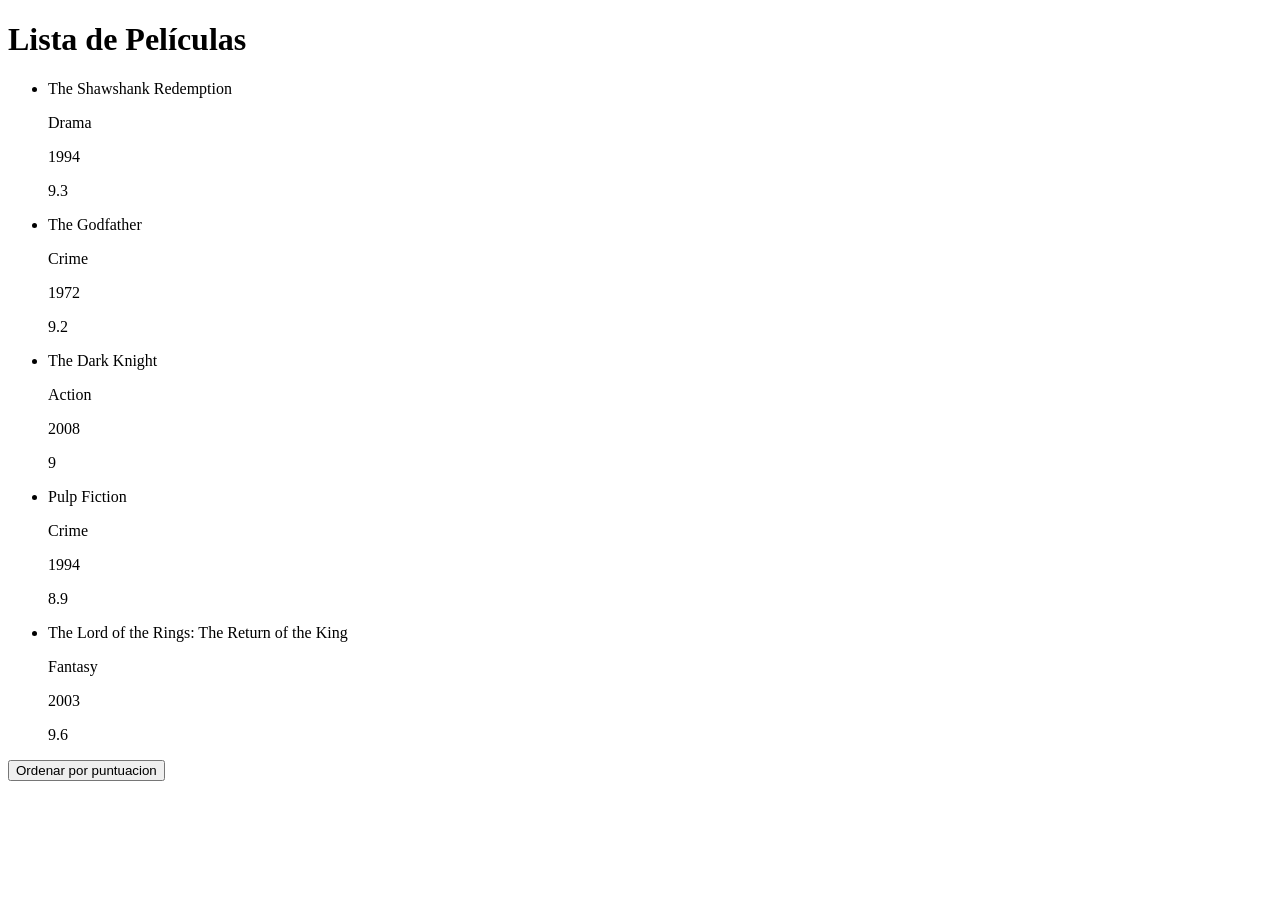
<file: 7_review/index.html>
<!doctype html>
<html lang="en">
  <head>
    <meta charset="UTF-8" />
    <meta name="viewport" content="width=device-width, initial-scale=1.0" />
    <title>Document</title>
  </head>
  <body>
    <div id="lista">
      <h1>Lista de Películas</h1>
      <ul id="peliculas">
        <!-- Las películas se agregarán aquí -->
      </ul>
      <button class="ordenarButton" id="ordenar-button">
        Ordenar por puntuacion
      </button>
      <template class="peliculaTemplate" id="peliculaTemplate">
        <li>
          <p class="title"></p>
          <p class="genre"></p>
          <p class="year"></p>
          <p class="rating"></p>
        </li>
      </template>
    </div>
  </body>
  <script src="index.js"></script>
</html>
</file>
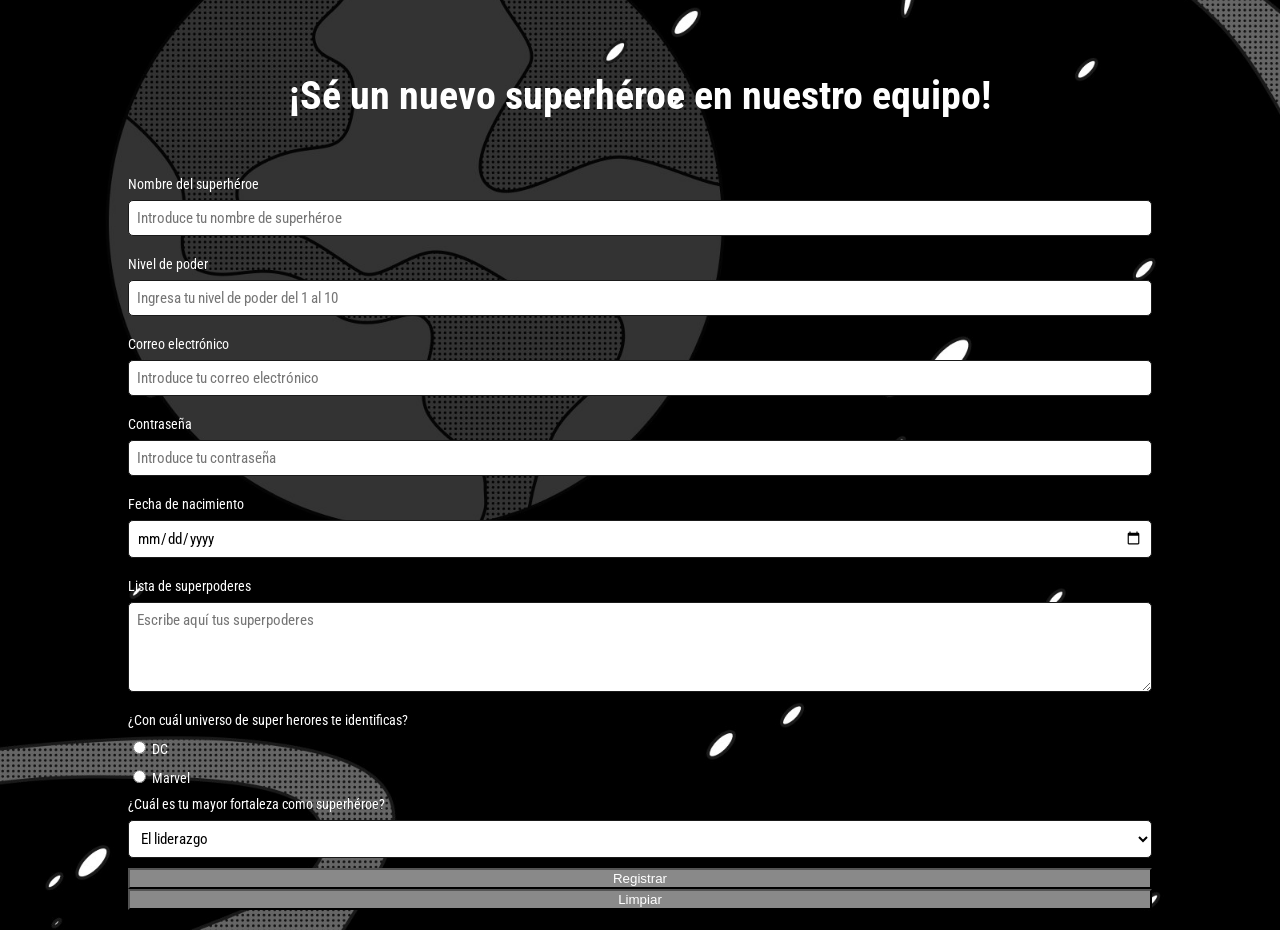
<file: form/index.html>
<!doctype html>
<html lang="es">
  <head>
    <meta charset="UTF-8" />
    <meta name="viewport" content="width=device-width, initial-scale=1.0" />
    <title>Registro de superhéroes</title>
    <link rel="stylesheet" href="styles.css" />
  </head>

  <body>
    <div class="form-container">
      <h1 class="form-container__title">
        ¡Sé un nuevo superhéroe en nuestro equipo!
      </h1>
      <form class="form" name="superHeroe">
        <label class="form__label" for="nombre">Nombre del superhéroe</label>
        <input
          type="text"
          class="form__input"
          minlength="3"
          maxlength="20"
          required
          placeholder="Introduce tu nombre de superhéroe"
          id="nombre"
          name="nombre"
        />

        <label class="form__label" for="nivel">Nivel de poder</label>
        <input
          type="number"
          class="form__input"
          min="1"
          max="10"
          required
          placeholder="Ingresa tu nivel de poder del 1 al 10"
          id="nivel"
          name="nivel"
        />

        <label class="form__label" for="correoElectrónico"
          >Correo electrónico</label
        >
        <input
          type="email"
          class="form__input"
          required
          placeholder="Introduce tu correo electrónico"
          id="correoElectrónico"
          name="correoElectrónico"
        />

        <label class="form__label" for="contraseña">Contraseña</label>
        <input
          type="password"
          class="form__input"
          minlength="6"
          maxlength="8"
          required
          placeholder="Introduce tu contraseña"
          id="contraseña"
          name="contraseña"
        />

        <label class="form__label" for="fechaDeNacimiento"
          >Fecha de nacimiento</label
        >
        <input
          type="date"
          class="form__input"
          required
          id="fechaDeNacimiento"
          name="fechaDeNacimiento"
        />

        <label class="form__label" for="superpoderes"
          >Lista de superpoderes</label
        >
        <textarea
          rows="4"
          cols="50"
          placeholder="Escribe aquí tus superpoderes"
          required
          class="form__textarea"
          id="superpoderes"
          name="superpoderes"
        ></textarea>

        <label class="form__label">
          ¿Con cuál universo de super herores te identificas?
        </label>
        <label class="form__label" for="universo1">
          <input
            type="radio"
            value="DC"
            required
            id="universo1"
            name="universo"
          />
          DC
        </label>
        <label class="form__label" for="universo2">
          <input
            type="radio"
            value="Marvel"
            required
            id="universo2"
            name="universo"
          />
          Marvel
        </label>

        <label class="form__label" for="fortaleza"
          >¿Cuál es tu mayor fortaleza como superhéroe?</label
        >
        <select class="form__select" id="fortaleza" name="fortaleza">
          <option value="Liderazgo" selected>El liderazgo</option>
          <option value="Lucha">La lucha</option>
          <option value="Inteligencia">La inteligencia</option>
        </select>

        <button class="form__button--submit" type="submit" name="enviar">
          Registrar
        </button>
        <button class="form__button--submit" type="button" name="limpiar">
          Limpiar
        </button>
      </form>
    </div>
    <script src="script.js"></script>
  </body>
</html>
</file>
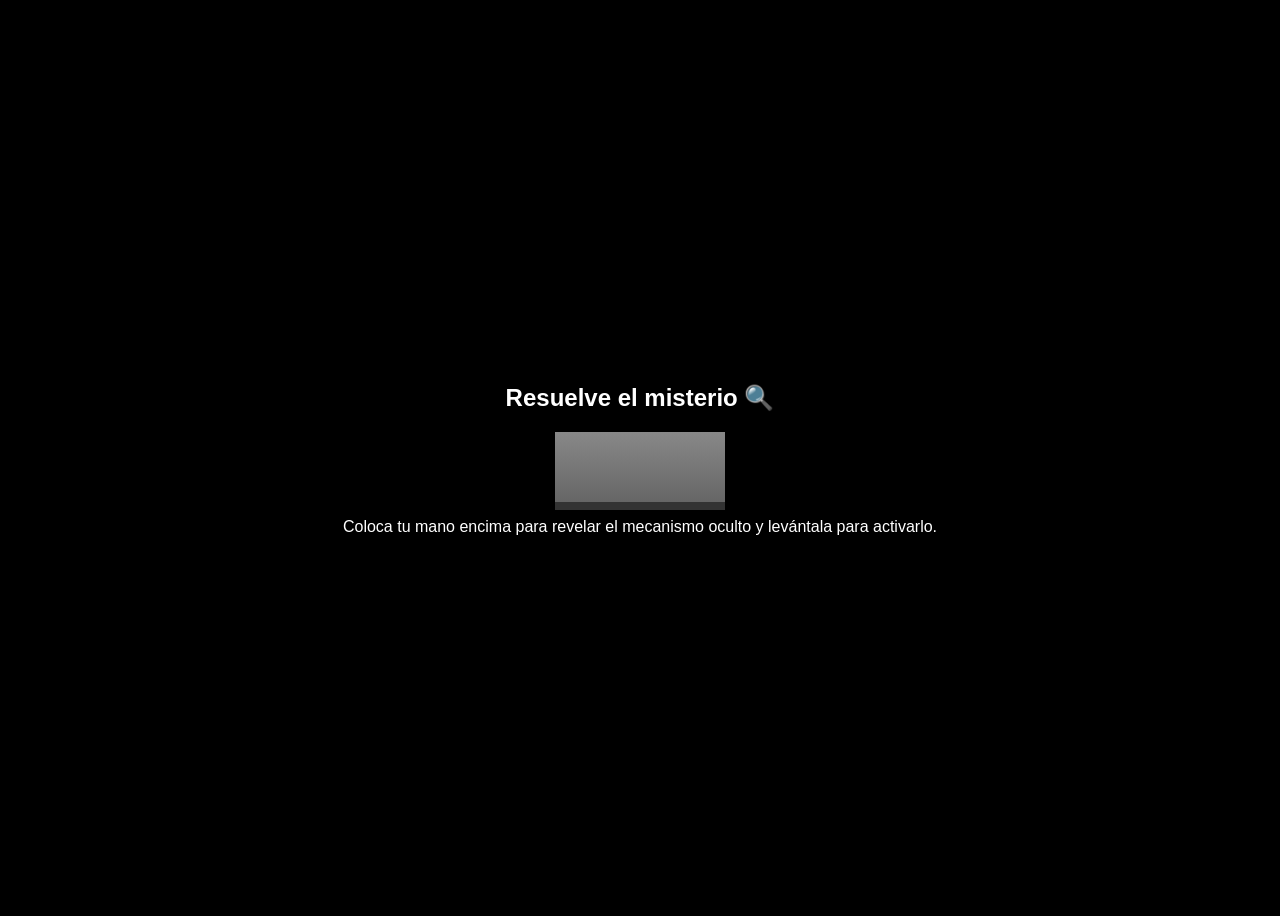
<file: handleMouseEvents/index.html>
<!doctype html>
<html lang="es">
  <head>
    <meta charset="UTF-8" />
    <link rel="stylesheet" href="styles.css" />
    <title>Propiedades de los eventos de mouse</title>
  </head>
  <body>
    <h2 class="title">Resuelve el misterio 🔍</h2>
    <div id="mistery-box" class="box"></div>
    <p>
      Coloca tu mano encima para revelar el mecanismo oculto y levántala para
      activarlo.
    </p>
    <script src="script.js"></script>
  </body>
</html>
</file>
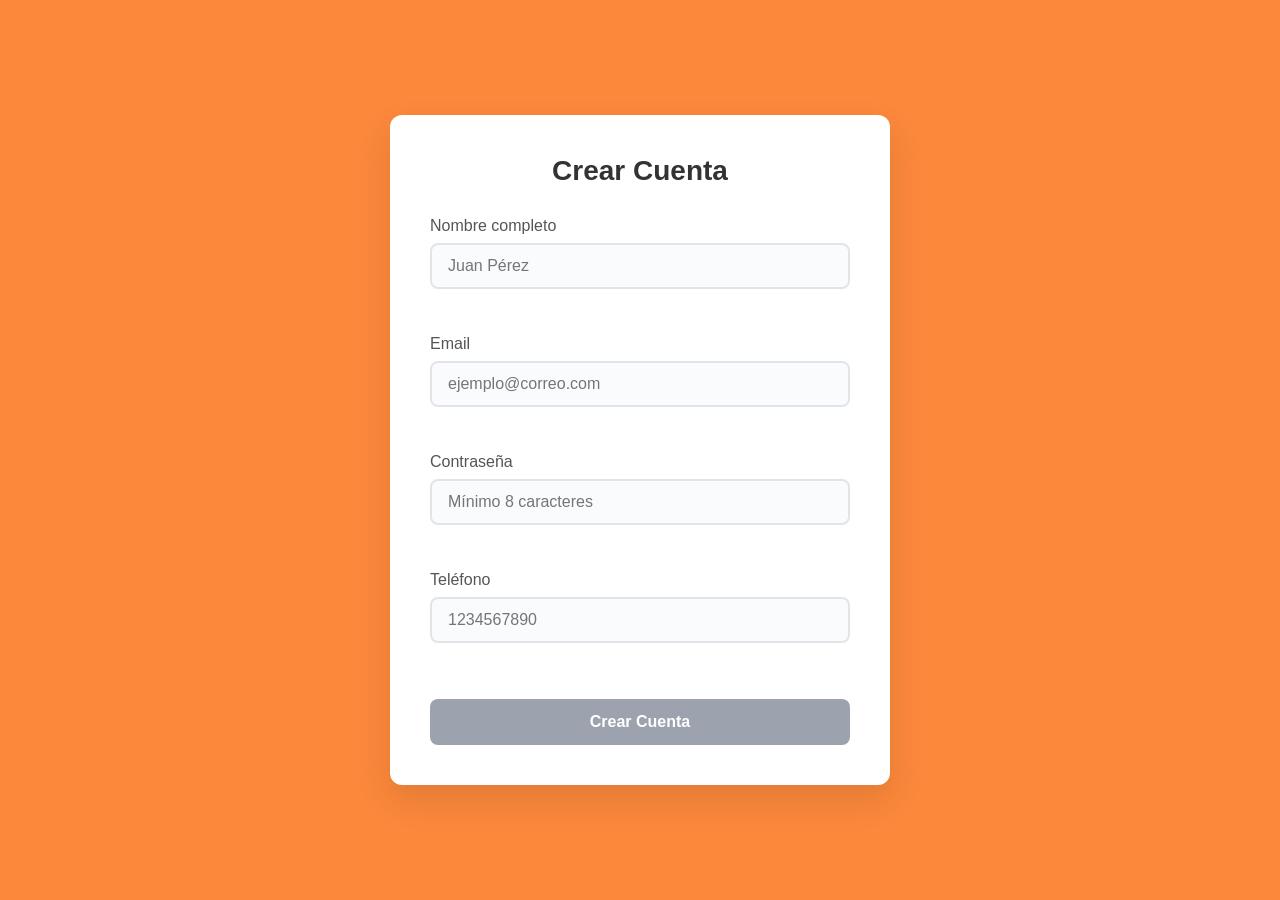
<file: webinar_april_28/index.html>
<!doctype html>
<html lang="es">
  <head>
    <meta charset="UTF-8" />
    <meta name="viewport" content="width=device-width, initial-scale=1.0" />
    <title>Sistema de Registro - Validación Completa</title>
    <link rel="stylesheet" href="css/style.css" />
  </head>
  <body>
    <div class="container">
      <form class="form" novalidate>
        <h2 class="form__title">Crear Cuenta</h2>

        <label class="form__field">
          Nombre completo
          <input
            id="name-input"
            class="form__input"
            type="text"
            required
            minlength="2"
            placeholder="Juan Pérez"
          />
          <span class="name-input-error form__input-error"></span>
        </label>

        <label class="form__field">
          Email
          <input
            id="email-input"
            class="form__input"
            type="email"
            required
            placeholder="ejemplo@correo.com"
          />
          <span class="email-input-error form__input-error"></span>
        </label>

        <label class="form__field">
          Contraseña
          <input
            id="password-input"
            class="form__input"
            type="password"
            required
            minlength="8"
            placeholder="Mínimo 8 caracteres"
          />
          <span class="password-input-error form__input-error"></span>
        </label>

        <label class="form__field">
          Teléfono
          <input
            id="phone-input"
            class="form__input"
            type="tel"
            required
            minlength="10"
            placeholder="1234567890"
          />
          <span class="phone-input-error form__input-error"></span>
        </label>

        <button
          type="submit"
          class="form__submit form__submit_disabled"
          disabled
        >
          Crear Cuenta
        </button>
      </form>

      <div id="success-message" class="success-message">
        ✅ ¡Formulario enviado correctamente! Cuenta creada con éxito.
      </div>
    </div>

    <script src="scripts/functions/showInputError.js"></script>
    <script src="scripts/functions/hideInputError.js"></script>
    <script src="scripts/functions/hasInvalidInput.js"></script>
    <script src="scripts/functions/toggleButtonState.js"></script>
    <script src="scripts/functions/setEventListeners.js"></script>

    <script src="scripts/index.js"></script>
  </body>
</html>
</file>
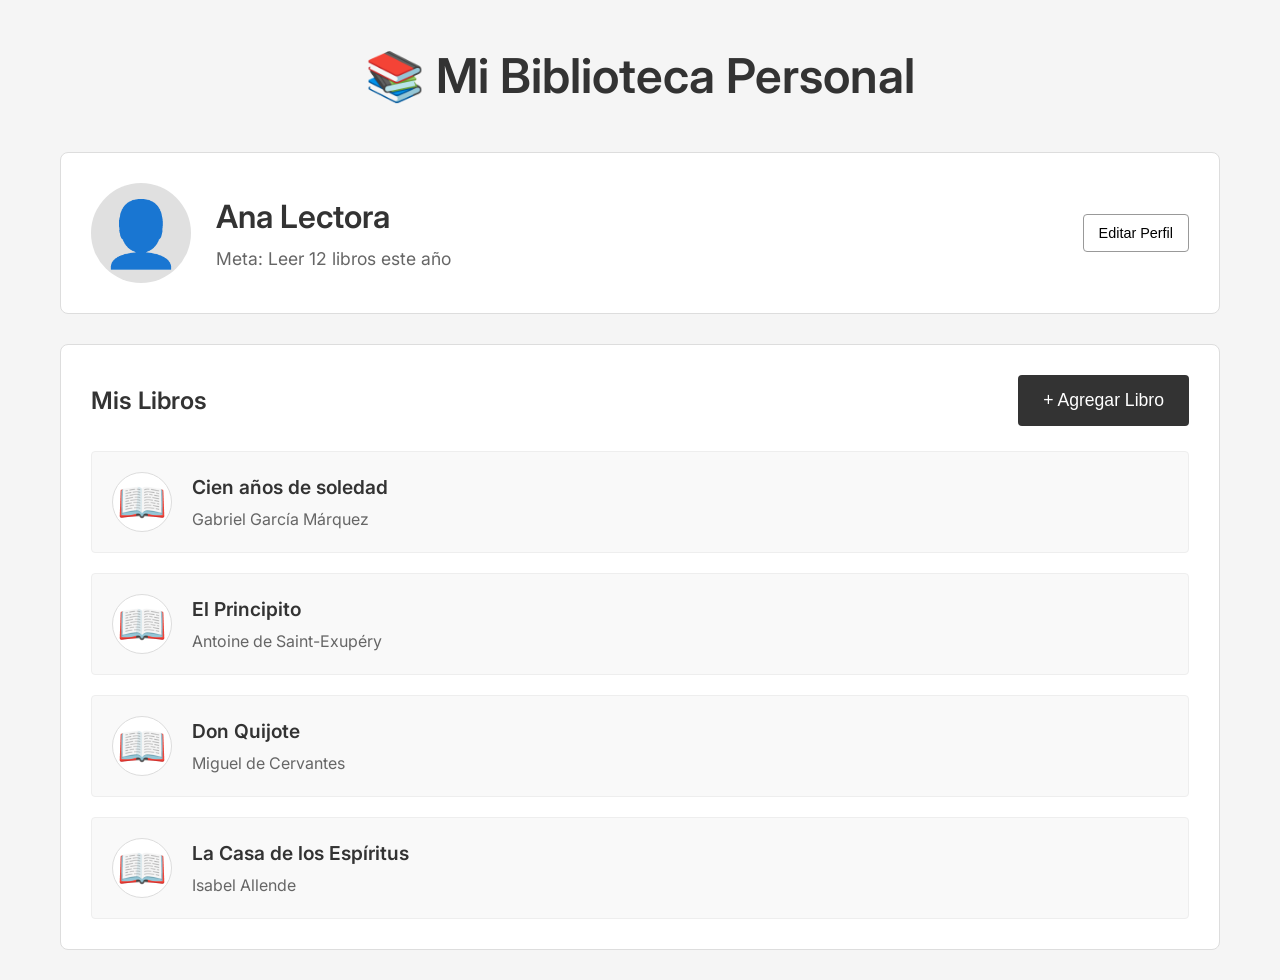
<file: webinar_may_5/index.html>
<!doctype html>
<html lang="es">
  <head>
    <meta charset="UTF-8" />
    <meta name="viewport" content="width=device-width, initial-scale=1.0" />
    <title>Mi Biblioteca Personal - Webinar Sprint 7 [VERSIÓN COMPLETA]</title>
    <link rel="stylesheet" href="css/style.css" />
  </head>
  <body class="page">
    <div class="page__content">
      <header class="header">
        <h1 class="header__title">📚 Mi Biblioteca Personal</h1>
      </header>

      <main class="content">
        <section class="profile">
          <div class="profile__avatar">👤</div>
          <div class="profile__info">
            <div class="profile__text">
              <h2 class="profile__name">Ana Lectora</h2>
              <p class="profile__goal">Meta: Leer 12 libros este año</p>
            </div>
            <button
              type="button"
              class="profile__edit-button"
              aria-label="Editar perfil"
            >
              Editar Perfil
            </button>
          </div>
        </section>

        <section class="books">
          <div class="books__header">
            <h3 class="books__title">Mis Libros</h3>
            <button
              type="button"
              class="profile__add-button"
              aria-label="Agregar libro"
            >
              + Agregar Libro
            </button>
          </div>
          <ul class="books__list">
            <li class="book">
              <div class="book__cover">📖</div>
              <div class="book__info">
                <h4 class="book__title">Cien años de soledad</h4>
                <p class="book__author">Gabriel García Márquez</p>
              </div>
            </li>
            <li class="book">
              <div class="book__cover">📖</div>
              <div class="book__info">
                <h4 class="book__title">El Principito</h4>
                <p class="book__author">Antoine de Saint-Exupéry</p>
              </div>
            </li>
            <li class="book">
              <div class="book__cover">📖</div>
              <div class="book__info">
                <h4 class="book__title">Don Quijote</h4>
                <p class="book__author">Miguel de Cervantes</p>
              </div>
            </li>
            <li class="book">
              <div class="book__cover">📖</div>
              <div class="book__info">
                <h4 class="book__title">La Casa de los Espíritus</h4>
                <p class="book__author">Isabel Allende</p>
              </div>
            </li>
          </ul>
        </section>
      </main>
    </div>

    <!-- Popup Editar Perfil -->
    <div class="popup" id="edit-popup">
      <div class="popup__content">
        <button type="button" class="popup__close" aria-label="Cerrar">
          ×
        </button>
        <h3 class="popup__title">Editar Perfil de Lectura</h3>
        <form class="popup__form" name="edit-profile" novalidate>
          <input
            type="text"
            name="reader-name"
            class="popup__input"
            placeholder="Tu nombre"
            required
            minlength="2"
            maxlength="30"
            value="Ana Lectora"
          />
          <span class="popup__error reader-name-error"></span>
          <input
            type="text"
            name="reading-goal"
            class="popup__input"
            placeholder="Ej: Leer 12 libros este año"
            required
            minlength="5"
            maxlength="100"
            value="Leer 12 libros este año"
          />
          <span class="popup__error reading-goal-error"></span>
          <button type="submit" class="popup__button" disabled>
            Actualizar Perfil
          </button>
        </form>
      </div>
    </div>

    <!-- Popup Agregar Libro -->
    <div class="popup" id="add-popup">
      <div class="popup__content">
        <button type="button" class="popup__close" aria-label="Cerrar">
          ×
        </button>
        <h3 class="popup__title">Agregar Nuevo Libro</h3>
        <form class="popup__form" name="add-book" novalidate>
          <input
            type="text"
            name="book-title"
            class="popup__input"
            placeholder="Título del libro"
            required
            minlength="2"
            maxlength="50"
          />
          <span class="popup__error book-title-error"></span>
          <input
            type="text"
            name="book-author"
            class="popup__input"
            placeholder="Autor del libro"
            required
            minlength="2"
            maxlength="40"
          />
          <span class="popup__error book-author-error"></span>
          <button type="submit" class="popup__button" disabled>
            Agregar a Mi Biblioteca
          </button>
        </form>
      </div>
    </div>
    <!-- Inicialización -->
    <script type="module" src="scripts/index.js"></script>
  </body>
</html>
</file>
<file: form/styles.css>
@import url("https://fonts.googleapis.com/css2?family=Roboto+Condensed:wght@400;700&display=swap");

body {
  font-family: "Roboto Condensed", sans-serif;
  background: #000 url("./background.jpg");
  background-repeat: repeat;
  background-size: cover;
  background-position: center center;
  color: white;
  display: flex;
  justify-content: center;
  align-items: center;
  height: 100vh;
  margin: 0;
}

/* ====== CONTENEDOR ====== */
.form-container {
  padding: 20px;
  width: 90%;
  max-width: 80%;
  max-height: 90%;
  text-align: center;
}

/* ====== TÍTULO ====== */
.form-container__title {
  font-size: 40px;
  font-weight: 700;
  color: white;
}

/* ====== FORMULARIO ====== */
.form {
  display: flex;
  flex-direction: column;
  text-align: left;
  padding: 20px 0px;
}

/* ====== CAMPOS DE ENTRADA ====== */
.form__input,
.form__select,
.form__textarea {
  width: 100%;
  padding: 8px;
  margin-top: 8px;
  margin-bottom: 10px;
  border-radius: 5px;
  border: 1px solid #1a1a1a;
  background: #fff;
  color: #000;
  font-size: 15px;
  font-family: "Roboto Condensed", sans-serif;
  font-weight: 400;
  box-sizing: border-box;
}

/* ====== ETIQUETA ====== */
.form__label {
  margin-top: 10px;
  font-size: 14px;
  font-weight: 400;
}

/* ====== BOTONES DE RADIO ====== */
.form__radio-group {
  display: flex;
  justify-content: space-between;
  gap: 10px;
  width: 100%;
  margin-top: 10px;
}

.form__radio-label {
  display: flex;
  align-items: center;
  gap: 8px;
  font-size: 16px;
  width: 100%;
}

.form__radio {
  appearance: none;
  width: 18px;
  height: 18px;
  border-radius: 50%;
  background: white;
  cursor: pointer;
  position: relative;
  border: 2px solid #1a1a1a;
  display: flex;
  align-items: center;
}

.form__checkbox {
  display: flex;
  align-items: center;
  gap: 10px;
  margin-top: 10px;
  font-size: 16px;
}

.form__checkbox-input {
  appearance: none;
  width: 18px;
  height: 18px;
  border-radius: 3px;
  background: transparent;
  position: relative;
  border: 1px solid #fff;
  cursor: pointer;
  display: flex;
  justify-content: center;
  align-items: center;
}

/* ====== BOTONES ====== */
.form__buttons {
  display: flex;
  justify-content: space-between;
  margin-top: 15px;
}

.form__button {
  padding: 10px;
  border: none;
  width: 200px;
  height: 47px;
  font-size: 16px;
  cursor: pointer;
  transition: 0.3s;
  font-family: "Roboto Condensed", sans-serif;
  font-weight: 400;
}

.form__button--reset {
  background: #fff;
  color: black;
  border: 1px solid #1a1a1a;
}

.form__button--submit {
  background: #898989;
  color: white;
}
</file>
<file: handleMouseEvents/styles.css>
body {
  font-family: "Roboto Condensed", sans-serif;
  background: #000;
  color: white;
  display: flex;
  flex-direction: column;
  justify-content: center;
  align-items: center;
  height: 100vh;
}
.title {
  color: white;
}
.box {
  width: 150px;
  height: 50px;
  padding: 10px;
  display: flex;
  justify-content: center;
  align-items: center;
  font-weight: bold;
  text-align: center;
  cursor: pointer;
  background: linear-gradient(to bottom, #888, #666);
  box-shadow: 0 8px 0 #333;
  transition: all 0.1s ease-in-out;
}
.box:hover {
  background: linear-gradient(to bottom, #999, #777);
  transform: translateY(-2px);
  box-shadow: 0 10px 0 #333;
}
.box:active {
  transform: translateY(4px);
  box-shadow:
    0 0 15px #39ff14,
    0 0 30px #39ff14,
    0 0 45px #39ff14;
}
</file>
<file: webinar_april_28/css/style.css>
* {
  margin: 0;
  padding: 0;
  box-sizing: border-box;
}

body {
  font-family: "Segoe UI", Tahoma, Geneva, Verdana, sans-serif;
  background-color: #fb883b;
  min-height: 100vh;
  display: flex;
  align-items: center;
  justify-content: center;
  padding: 20px;
}

.container {
  background: white;
  border-radius: 12px;
  box-shadow: 0 15px 35px rgba(0, 0, 0, 0.1);
  padding: 40px;
  width: 100%;
  max-width: 500px;
}

.form__title {
  text-align: center;
  color: #333;
  margin-bottom: 30px;
  font-size: 28px;
  font-weight: 600;
}

.form__field {
  display: block;
  margin-bottom: 20px;
  font-weight: 500;
  color: #555;
}

.form__input {
  width: 100%;
  padding: 12px 16px;
  border: 2px solid #e1e5e9;
  border-radius: 8px;
  font-size: 16px;
  margin-top: 8px;
  transition: all 0.3s ease;
  background-color: #fafbfc;
}

.form__input:focus {
  outline: none;
  border-color: #667eea;
  background-color: white;
  box-shadow: 0 0 0 3px rgba(102, 126, 234, 0.1);
}

.form__input:valid {
  border-color: #28a745;
  background-color: #f8fff9;
}

.form__input_type_error {
  border-color: #dc3545 !important;
  background-color: #fff5f5 !important;
  box-shadow: 0 0 0 3px rgba(220, 53, 69, 0.1) !important;
}

.form__input-error {
  display: block;
  color: #dc3545;
  font-size: 14px;
  margin-top: 6px;
  min-height: 20px;
  opacity: 0;
  transition: opacity 0.3s ease;
  font-weight: 500;
}

.form__input-error_active {
  opacity: 1 !important;
}

/* Clases específicas para cada campo de error */
.name-input-error,
.email-input-error,
.password-input-error,
.phone-input-error {
  display: block;
  color: #dc3545;
  font-size: 14px;
  margin-top: 6px;
  min-height: 20px;
  opacity: 0;
  transition: opacity 0.3s ease;
  font-weight: 500;
}

.name-input-error.form__input-error_active,
.email-input-error.form__input-error_active,
.password-input-error.form__input-error_active,
.phone-input-error.form__input-error_active {
  opacity: 1 !important;
}

.form__submit {
  width: 100%;
  padding: 14px;
  background: linear-gradient(135deg, #667eea 0%, #764ba2 100%);
  color: white;
  border: none;
  border-radius: 8px;
  font-size: 16px;
  font-weight: 600;
  cursor: pointer;
  transition: all 0.3s ease;
  margin-top: 10px;
}

.form__submit:hover:not(:disabled) {
  transform: translateY(-2px);
  box-shadow: 0 8px 25px rgba(102, 126, 234, 0.3);
}

.form__submit_disabled {
  background: #9ca3af !important;
  cursor: not-allowed !important;
  transform: none !important;
  box-shadow: none !important;
}

.form__submit:disabled {
  background: #9ca3af;
  cursor: not-allowed;
}

.success-message {
  text-align: center;
  color: #28a745;
  font-weight: 600;
  margin-top: 20px;
  padding: 15px;
  background-color: #f8fff9;
  border: 2px solid #28a745;
  border-radius: 8px;
  display: none;
}

.status-info {
  background: #e7f3ff;
  border: 1px solid #0066cc;
  border-radius: 8px;
  padding: 15px;
  margin-bottom: 20px;
  font-size: 14px;
  color: #004080;
}

.status-info h4 {
  color: #003366;
  margin-bottom: 8px;
}

@media (max-width: 600px) {
  .container {
    padding: 20px;
    margin: 10px;
  }

  .form__title {
    font-size: 24px;
  }
}
</file>
<file: webinar_may_5/css/style.css>
@import url("https://fonts.googleapis.com/css2?family=Inter:wght@300;400;500;600&display=swap");

* {
  margin: 0;
  padding: 0;
  box-sizing: border-box;
}

.page {
  background: #f5f5f5;
  color: #333;
  font-family: "Inter", Arial, sans-serif;
  font-weight: 400;
  line-height: 1.5;
  min-height: 100vh;
  -webkit-font-smoothing: antialiased;
  -moz-osx-font-smoothing: grayscale;
}

.page__content {
  min-height: 100vh;
  display: flex;
  flex-direction: column;
  max-width: 1200px;
  margin: 0 auto;
  padding: 0 20px;
}

.header {
  padding: 40px 0;
  text-align: center;
}

.header__title {
  font-size: 3rem;
  font-weight: 600;
  color: #333;
  margin: 0;
}

/* MAIN CONTENT */
.content {
  flex: 1 0 auto;
}

.profile {
  background: white;
  border: 1px solid #ddd;
  border-radius: 8px;
  padding: 30px;
  margin-bottom: 30px;
  display: flex;
  align-items: center;
  gap: 25px;
  flex-wrap: wrap;
}

.profile__avatar {
  font-size: 4rem;
  width: 100px;
  height: 100px;
  border-radius: 50%;
  background: #e0e0e0;
  display: flex;
  align-items: center;
  justify-content: center;
  flex-shrink: 0;
}

.profile__info {
  flex: 1;
  display: flex;
  justify-content: space-between;
  align-items: center;
  gap: 20px;
}

.profile__text {
  flex: 1;
}

.profile__name {
  font-size: 2rem;
  font-weight: 600;
  color: #333;
  margin: 0 0 5px 0;
}

.profile__edit-button {
  background: transparent;
  border: 1px solid #999;
  border-radius: 4px;
  padding: 10px 15px;
  font-size: 0.9rem;
  cursor: pointer;
  transition: background-color 0.2s ease;
  white-space: nowrap;
}

.profile__edit-button:hover {
  background: #f0f0f0;
}

.profile__goal {
  font-size: 1.1rem;
  color: #666;
  margin: 0;
}

.profile__add-button {
  background: #333;
  color: white;
  border: none;
  border-radius: 4px;
  padding: 15px 25px;
  font-size: 1.1rem;
  font-weight: 500;
  cursor: pointer;
  transition: background-color 0.2s ease;
  white-space: nowrap;
}

.profile__add-button:hover {
  background: #555;
}

.books {
  background: white;
  border: 1px solid #ddd;
  border-radius: 8px;
  padding: 30px;
  margin-bottom: 30px;
  margin-top: 30px;
}

.books__header {
  display: flex;
  justify-content: space-between;
  align-items: center;
  margin-bottom: 25px;
}

.books__title {
  font-size: 1.5rem;
  font-weight: 600;
  color: #333;
  margin: 0;
}

.books__list {
  list-style: none;
  display: grid;
  gap: 20px;
}

.book {
  display: flex;
  align-items: center;
  gap: 20px;
  padding: 20px;
  background: #f9f9f9;
  border: 1px solid #eee;
  border-radius: 4px;
  transition: background-color 0.2s ease;
}

.book:hover {
  background: #f0f0f0;
}

.book__cover {
  font-size: 2.5rem;
  width: 60px;
  height: 60px;
  display: flex;
  align-items: center;
  justify-content: center;
  background: white;
  border: 1px solid #ddd;
  border-radius: 50%;
  flex-shrink: 0;
}

.book__info {
  flex: 1;
}

.book__title {
  font-size: 1.2rem;
  font-weight: 600;
  color: #333;
  margin-bottom: 5px;
}

.book__author {
  font-size: 1rem;
  color: #666;
  margin: 0;
}

.popup {
  position: fixed;
  top: 0;
  left: 0;
  bottom: 0;
  right: 0;
  background-color: rgba(0, 0, 0, 0.5);
  display: flex;
  justify-content: center;
  align-items: center;
  visibility: hidden;
  opacity: 0;
  transition:
    visibility 0s linear 0.3s,
    opacity 0.3s linear;
}

.popup_opened {
  visibility: visible;
  opacity: 1;
  transition:
    visibility 0s linear 0s,
    opacity 0.3s linear;
}

.popup__content {
  background-color: white;
  color: #333;
  padding: 40px;
  border: 1px solid #ddd;
  border-radius: 8px;
  position: relative;
  width: 500px;
  max-width: calc(100vw - 40px);
}

.popup__close {
  background: transparent;
  border: none;
  font-size: 2rem;
  position: absolute;
  top: 15px;
  right: 20px;
  cursor: pointer;
  width: 40px;
  height: 40px;
  display: flex;
  align-items: center;
  justify-content: center;
  border-radius: 50%;
  transition: all 0.2s ease;
  color: #666;
}

.popup__close:hover {
  background: #f5f5f5;
  color: #333;
}

.popup__title {
  font-size: 1.8rem;
  font-weight: 600;
  margin-bottom: 30px;
  text-align: center;
  color: #333;
}

.popup__form {
  display: flex;
  flex-direction: column;
}

.popup__input {
  font-size: 1rem;
  line-height: 1.2;
  color: #333;
  padding: 15px 20px;
  margin-bottom: 5px;
  background: white;
  border: 1px solid #ccc;
  border-radius: 4px;
  outline: none;
  transition: border-color 0.2s ease;
  font-family: inherit;
}

.popup__input:focus {
  border-color: #333;
}

.popup__input_type_error {
  border-color: #ff6b6b;
}

.popup__error {
  display: none;
  font-size: 0.9rem;
  color: #ff6b6b;
  min-height: 25px;
  margin-bottom: 15px;
  padding-left: 5px;
}

.popup__error_visible {
  display: block;
}

.popup__button {
  color: white;
  background: #333;
  border: none;
  border-radius: 4px;
  font-size: 1.1rem;
  font-weight: 500;
  padding: 15px 25px;
  margin-top: 15px;
  cursor: pointer;
  transition: background-color 0.2s ease;
}

.popup__button:hover {
  background: #555;
}

.popup__button_disabled {
  color: #999;
  background: #e0e0e0;
  cursor: not-allowed;
}

.popup__button_disabled:hover {
  background: #e0e0e0;
}

@media screen and (max-width: 768px) {
  .header__title {
    font-size: 2rem;
  }

  .profile {
    flex-direction: column;
    text-align: center;
    gap: 20px;
  }

  .books__header {
    flex-direction: column;
    gap: 15px;
    align-items: stretch;
  }

  .profile__info {
    flex-direction: column;
    text-align: center;
    gap: 15px;
  }

  .profile__name {
    font-size: 1.5rem;
  }

  .book {
    flex-direction: column;
    text-align: center;
    gap: 15px;
  }

  .popup__content {
    padding: 30px 25px;
    width: calc(100vw - 40px);
  }

  .popup__title {
    font-size: 1.5rem;
  }
}
</file>
